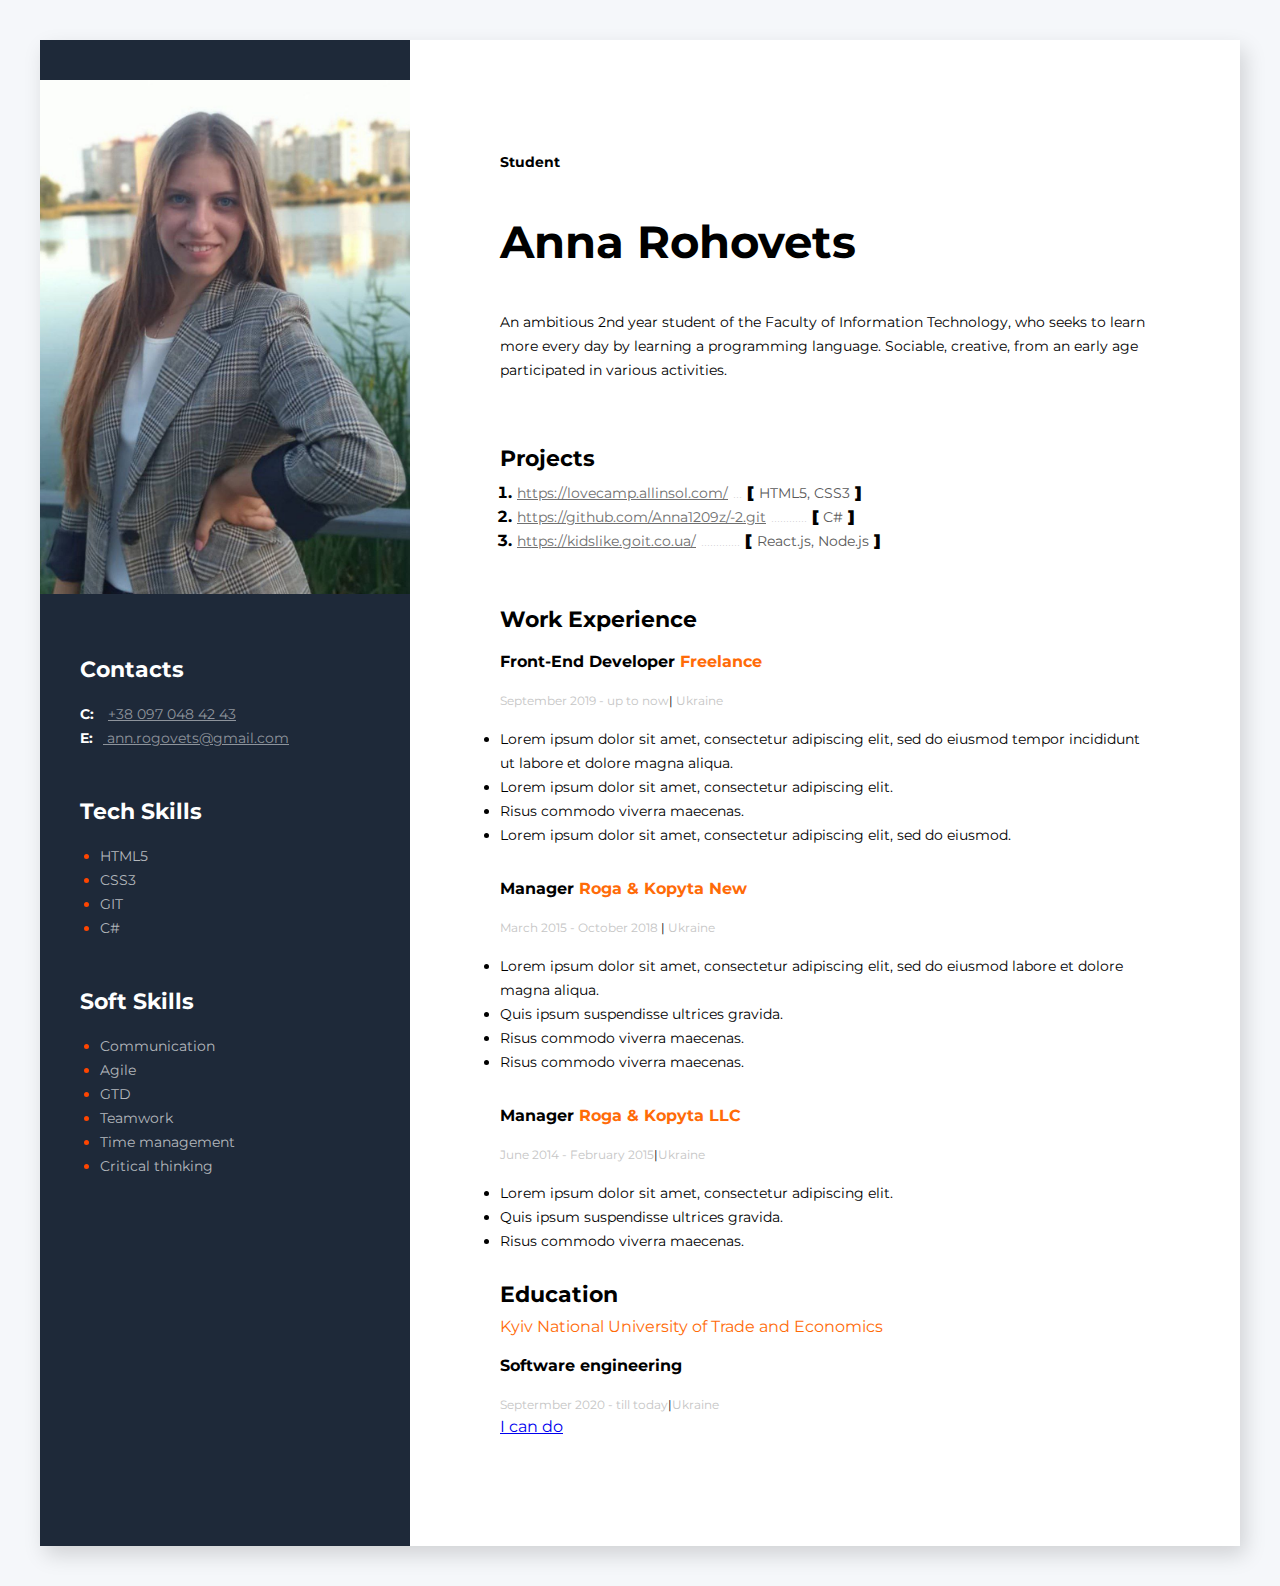
<file: index.html>
﻿<!DOCTYPE html>
<html lang="en">
<head>
    <meta charset="UTF-8">
    <meta name="viewport" content="width=device-width, initial-scale=1.0">
    <title>My resume</title>
    <link rel="stylesheet" href="./css/style.css" type="text/css">
    <link type="text/css" href="https://fonts.googleapis.com/css2?family=Montserrat:ital,wght@0,400;1,700&display=swap" rel="stylesheet">
</head>
<body>
    <!--main container-->
  <div class="wrapper">
         <aside class="sidebar">
             <img class="my-photo" src="./img/3.jpg" alt="My photo">
             <!--contacts-->
              <div class="main-container">
                  <div class="contacts-container">
                 <h3 class="contacts-title">Contacts</h3>
                 <div>
                     <span class="contact-link-type">C:</span> <a class="contact-link" href="tel:+38 097 048 42 43"> +38 097 048 42 43</a>

                 </div>
                 <div>
                     <span class="contact-link-type">E:</span><a  class="contact-link" href="mailto:ann.rogovets@gmail.com"> ann.rogovets@gmail.com</a>

                 </div>
  
                 </div>
                 <!--Tech Skills container-->
                 <div class="tech-skills-container">
                     <h3 class="tech-skill-title">Tech Skills</h3>
                     <ul>
                          <li class="tech-skill-item"> <span class="tech-skill-text">HTML5</span></li>
                          <li  class="tech-skill-item"> <span class="tech-skill-text">CSS3</span> </li>
                          <li  class="tech-skill-item"> <span class="tech-skill-text">GIT</span></li>
                          <li  class="tech-skill-item"> <span class="tech-skill-text">C#</span></li>
                          
                     </ul>
                 </div>
                 <!--Soft Skills container-->
                 <div class="soft-skills-container">
                  <h3 class="soft-skill-title">Soft Skills</h3>
                  <ul>
                      <li class="soft-skill-item"><span class="soft-skill-text">Communication</span></li>
                      <li class="soft-skill-item"> <span class="soft-skill-text">Agile</span></li>
                      <li class="soft-skill-item"><span class="soft-skill-text">GTD</span></li>
                      <li class="soft-skill-item"><span class="soft-skill-text">Teamwork</span></li>
                      <li class="soft-skill-item"><span class="soft-skill-text">Time management</span></li>
                      <li class="soft-skill-item"><span class="soft-skill-text">Critical thinking</span></li>
                  </ul>
                 </div>
                 </div>
                 </aside>
              <!--about me container-->
               <div class="about-me-container">
              <!--about me main info-->
                <div class="info-container">
                <h2 class="profession">Student</h2>
             <h1 class="name">Anna Rohovets</h1>
             <p class="description">
                 An ambitious 2nd year student of the Faculty of Information Technology, who seeks to learn more every day by learning a programming language. Sociable, creative, from an early age participated in various activities.
             </p>
                </div>
              <!--projects container-->
                 <div class="project-container">
                  <h3 class="project-title">Projects</h3>
                 <ol>
               <li class="project-item">
                <a class="project-link" href=https://lovecamp.allinsol.com/">https://lovecamp.allinsol.com/</a>
                <span class="dots">...</span>
                <span> <b>[</b> <span class="tech-name"> HTML5, CSS3</span> <b>]</b></span>
             </li>
               <li class="project-item">
                   <a class="project-link" href="https://github.com/Anna1209z/-2.git">https://github.com/Anna1209z/-2.git</a> 
               <span class="dots">............</span>
               <span><b>[</b><span class="tech-name"> С#</span> <b>]</b></span>
                </li>
                <li class="project-item">
               <a class="project-link" href=" https://kidslike.goit.co.ua/">https://kidslike.goit.co.ua/</a>
               <span class="dots">.............</span>
                <span><b>[</b> <span class="tech-name">React.js, Node.js</span> <b>]</b></span> 
                </li>
               </ol>
                 </div>
              <!--work experience-->
                 <div>
                                 <h3 class="project-title">Work Experience</h3>
                                 <!--company 1-->
                                 <div>
                                <h4 class="profession-title"> Front-End Developer <span class="profession-company"> Freelance</span> </h4>
                                <span class="profession-time"> September 2019 - up to now<span class="profession-diveder">|</span> Ukraine </span>
                                <ul class="profession-duties">
                                    <li  class="profession-d-t" >
                                        
                                    Lorem ipsum dolor sit amet, consectetur adipiscing elit, sed do eiusmod tempor incididunt ut labore et dolore magna aliqua.
                                    </li>
                                    <li class="profession-d-t">Lorem ipsum dolor sit amet, consectetur adipiscing elit. </li>
                                    <li class="profession-d-t">Risus commodo viverra maecenas. </li>
                                    <li class="profession-d-t">Lorem ipsum dolor sit amet, consectetur adipiscing elit, sed do eiusmod. </li>
                                </ul>
                                 </div>
                                 <!--company 2-->
                                 <div>
                                <h4 class="profession-title">Manager <span class="profession-company"> Roga & Kopyta New</span>   </h4>
                                <span class="profession-time"> March 2015 - October 2018 <span class="profession-diveder">|</span> Ukraine</span>
                                <ul class="profession-duties">
                                <li class="profession-d-t">
                                    Lorem ipsum dolor sit amet, consectetur adipiscing elit, sed do eiusmod labore et dolore magna aliqua. 
                                </li>
                                    <li class="profession-d-t"> Quis ipsum suspendisse ultrices gravida.</li>
                                    <li class="profession-d-t" >Risus commodo viverra maecenas. </li>
                                    <li class="profession-d-t">Risus commodo viverra maecenas. </li>
                                </ul>
                                 </div>
                                  <!--company 3-->
                                  <div>
                                <h4 class="profession-title">Manager <span class="profession-company"> Roga & Kopyta LLC</span> </h4>
                                <span class="profession-time">June 2014 - February 2015<span class="profession-diveder">|</span>Ukraine</span>
                                <ul class="profession-duties">
                                    <li class="profession-d-t">
                                        Lorem ipsum dolor sit amet, consectetur adipiscing elit. </li>
                                        <li class="profession-d-t">Quis ipsum suspendisse ultrices gravida.</li>
                                        <li class="profession-d-t">Risus commodo viverra maecenas. </li>
                                </ul>
                                  </div>
                                  </div>
                                     <!--Education container-->
                                      <div>
                                <h3 class="project-title">Education</h3>
                                <p class="profession-company">Kyiv National University of Trade and Economics</p>
                                 <p class="profession-title">Software engineering</p>
                                 <span class="profession-time">Septermber 2020 - till today<span class="profession-diveder">|</span>Ukraine</span>
                                

                </div>
                            <!--I can do-->
                             <div>
                                 <nav>
                                     <a href="Ican.html">I can do</a> 
                                 </nav>
                             </div>

                </div>
        
        
     </div>
</body>
</html>
</file>
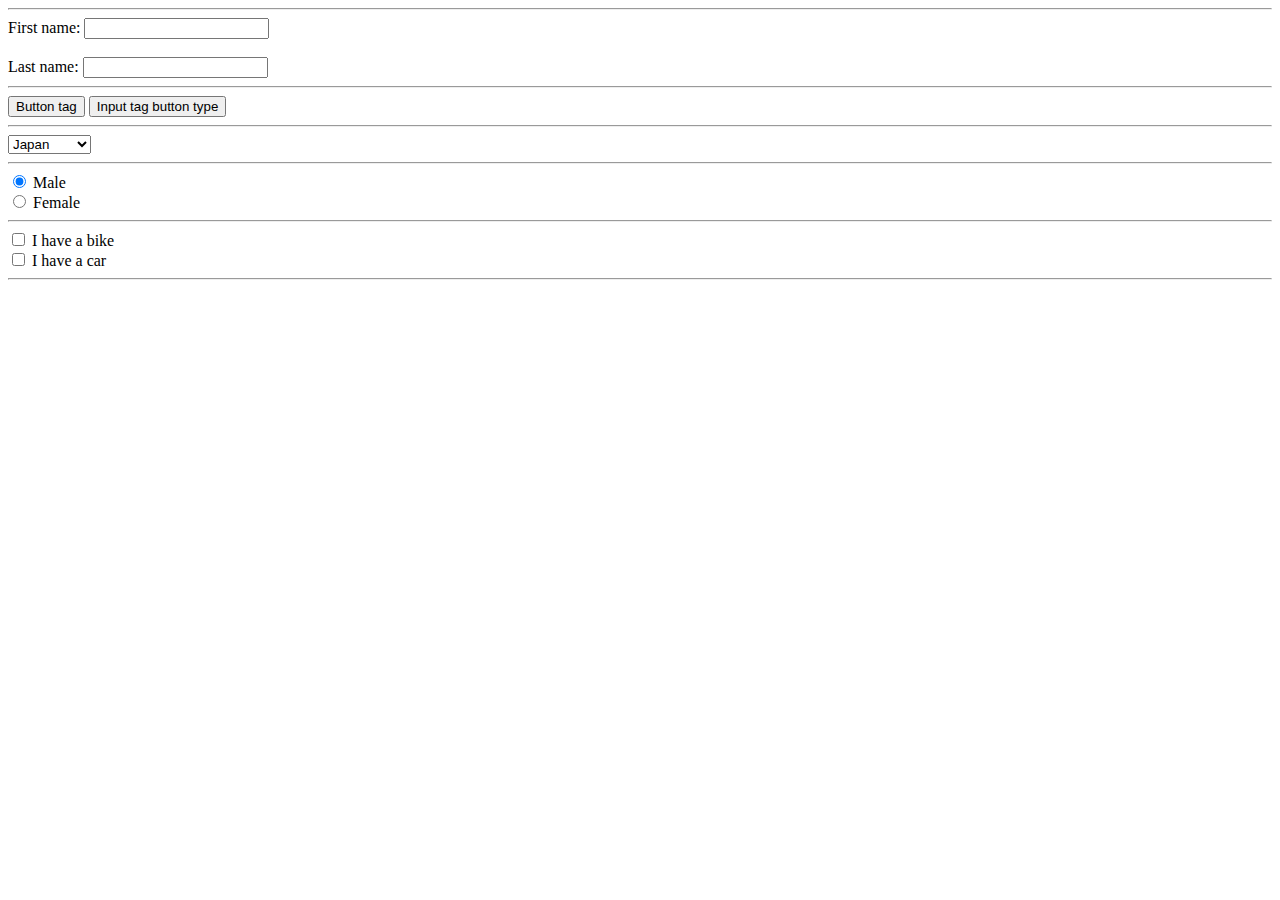
<file: form.html>
<!DOCTYPE html>
<html>
<head>
    <title>Form</title>
</head>
<body>
    <hr />
    <form action="" method="post">

        <label for="name">First name:</label>
        <input type="text" id="name" name="user_name">
        <br> 
        <br>
        <label for="mail">Last name:</label>
        <input type="text" id="mail" name="user_name2">
    </form>
    <hr />
     <form>
       <button type="submit">Button tag</button>
        <button type="submit">Input tag button type</button>
     </form>
    <hr/ >
     <form >
            <select name="menu" size="1" multiple="multiple">
                <option value="first">Japan</option>
                <option selected="selected" value="second">Japan</option>
            </select>
      </form>
    <hr />
     <form name="male_female" action="" method="post">
               
                <input type="radio" name="Sex" value="Ìóæñêîé" checked="checked" /> Male
                <br>
                <input type="radio" name="Sex" value="Æåíñêèé" /> Female
      </form>
    <hr />
    <form>
           
            <input type="checkbox" name="I have" value="I have a bike" /> I have a bike
            <br>
            <input type="checkbox" name="I have" value="I have a car" /> I have a car


     </form>
    <hr />
</body>
</html>
</file>
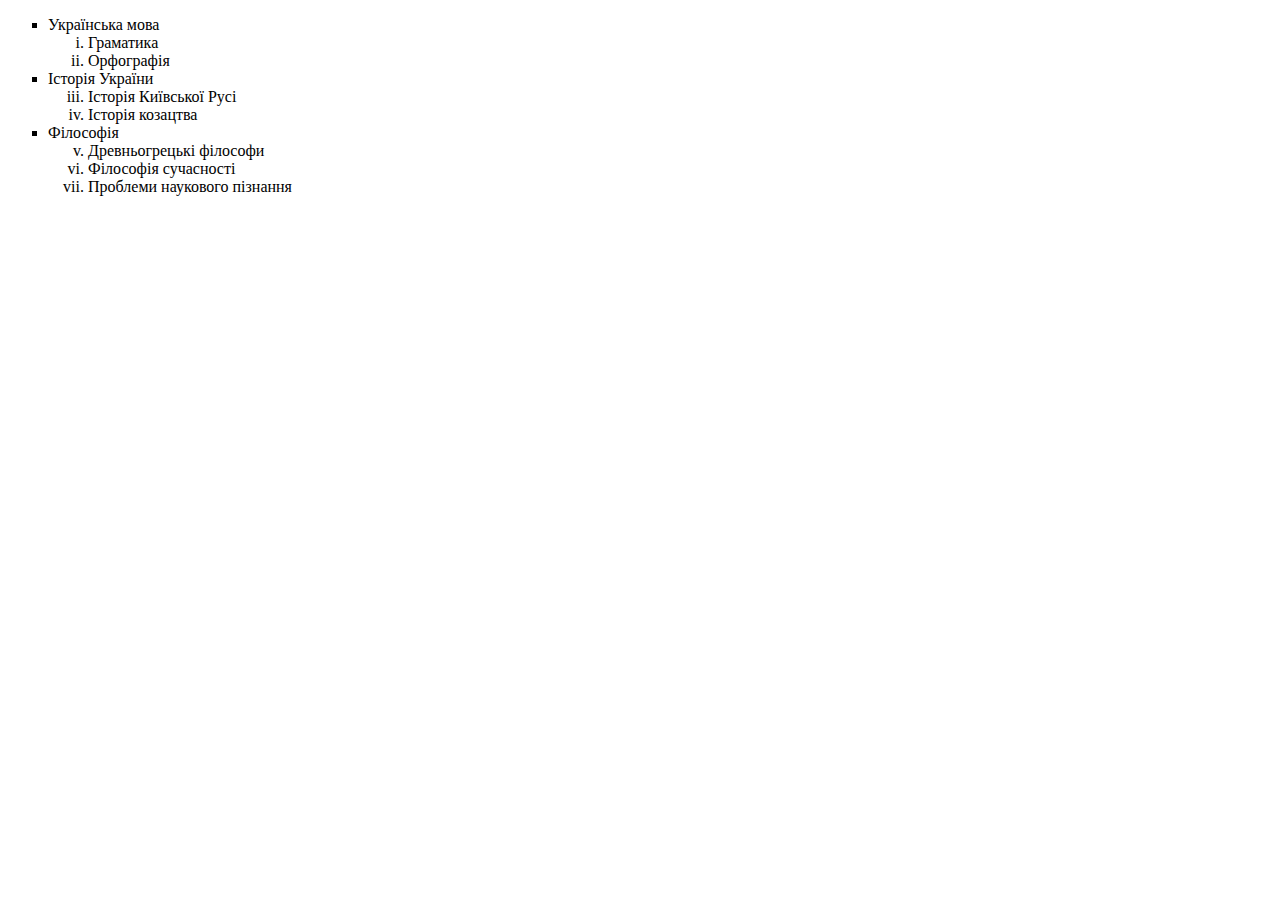
<file: list.html>
<!DOCTYPE html>
<html>
<head>
    
    <title>List</title>
</head>

<body>
   
    <ul style="list-style-type: square">
        <li>Українська мова</li>
        <ol type="i">
            <li>Граматика</li>
            <li>Орфографія</li>
        </ol>
        <li>Історія України</li>
        <ol type="i">
            <li value=" 3">Історія Київської Русі</li>
            <li>Історія козацтва</li>
        </ol>
        <li> Філософія</li>
        <ol type="i">
            <li value=" 5">Древньогрецькі філософи</li>
            <li>Філософія сучасності</li>
            <li>Проблеми наукового пізнання </li>
        </ol>
    </ul>
</body>
</html>
</file>
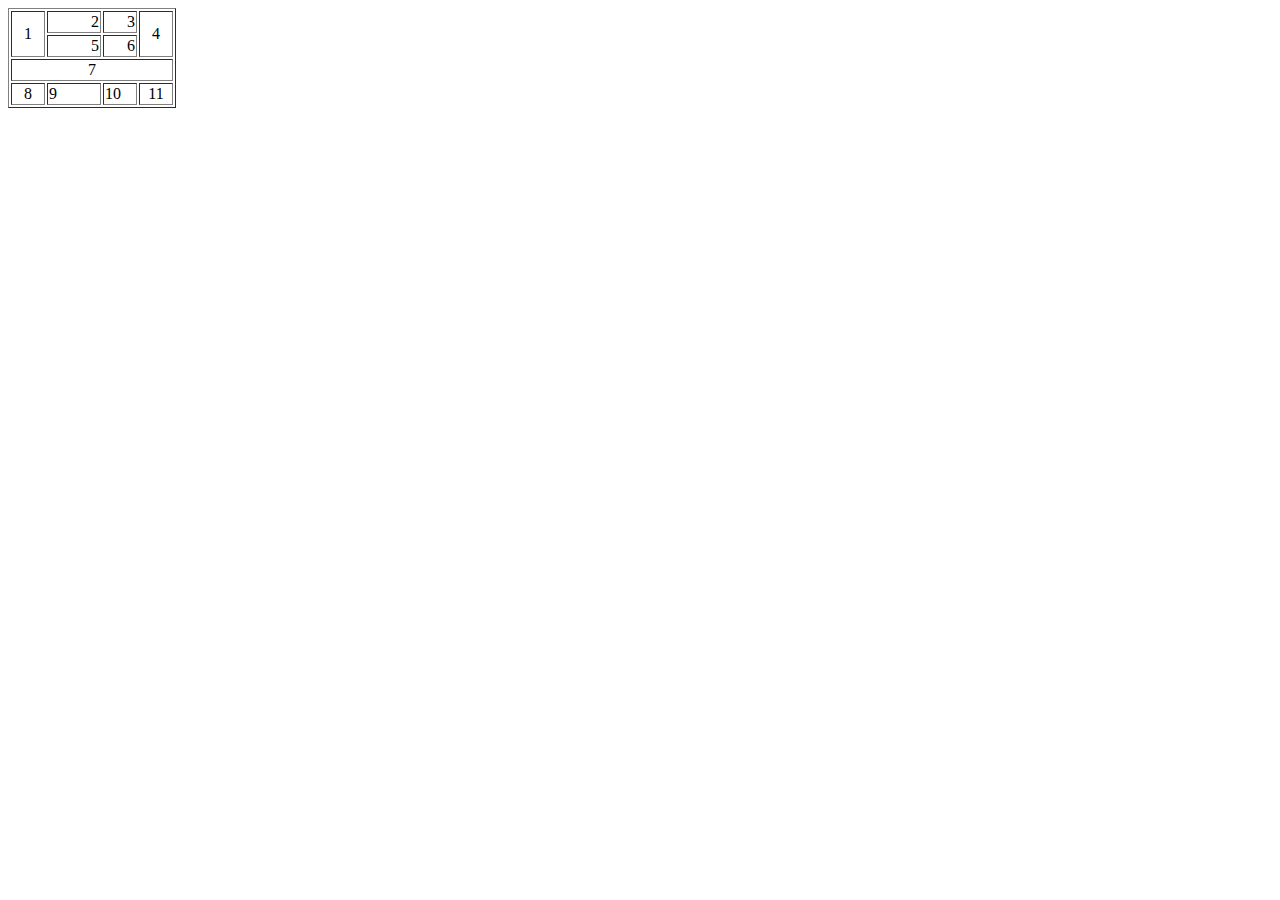
<file: table.html>
<!DOCTYPE html>
<html>
<head>
    <title>T������</title>
</head>
<body>
    <table border="1" >
        <tr>
            <td rowspan="2" width="30" align="center" >1</td>
            <td width="50"  align="right">2</td>
            <td width="30" align="right">3</td>
            <td rowspan="2" width="30"  align="center">4</td>

        </tr>
        <tr >
            
            <td align="right">5</td>
            <td align="right">6</td>
           
        </tr>
        <tr >
            <td colspan="4" align="center">7</td>
            
            

        </tr>
        <tr>
            <td align="center">8</td>
            <td>9</td>
            <td>10</td>
            <td align="center">11</td>
        </tr>
    </table>
</body>
</html>
</file>
<file: css/style.css>
*{
    padding: 0;
    margin: 0;
    box-sizing: border-box;
}
body{
    background-color: #f5f7fa;
    padding: 20px;
    font-family: 'Montserrat', sans-serif;
    padding-left: 20px;
    padding-right: 20px;
    padding-bottom: 40px ;
    padding-top: 40px;
}
.wrapper{
    background-color: #fff;
    display: flex;
    max-width: 1200px;
    margin: 0 auto;
    box-shadow: 5px 9px 20px rgba(0, 0, 0, 0.15);
}
.sidebar{
    background-color: #1e2939; 
    width: 370px;
    padding-top: 40px;
    padding-bottom: 40px;
}
.my-photo{
    width: 370px;
}
.about-me-container{
    padding-left: 90px ;
    padding-right: 90px ;
    padding-top: 110px ;
    padding-bottom: 110px ;
}
.contacts-container{
    margin-top: 60px;
    margin-left: 40px;
    margin-right: 40px ; 
}
.contacts-title{
    color: #fff;
    font-size: 22px;
    font-weight: 700;
    line-height: 24px;
    margin-bottom: 20px;
}
.contact-link{
    font-size: 14px;
    font-weight: 400;
    line-height: 24px;
    color:#8e949c;
}
.contact-link-type{
    font-size: 14px;
    font-weight: 700;
    line-height: 24px;
    color: #fff;
    margin-right: 10px;
 }
.tech-skill-title{
    font-size: 22px;
    font-weight: 700;
    line-height: 24px;
    margin-bottom: 20px;
    color: #fff;
}
.tech-skills-container{
   margin-left: 40px ;
   margin-right: 48px;
   margin-top:50px ;
}
.tech-skill-item{
    color:orangered;
    font-family: Montserrat;
    font-size: 14px;
    font-weight: 400;
    line-height: 24px;
    margin-left: 20px;
}
.tech-skill-text{
    color:#b4b8bd;
}
.soft-skills-container{
    margin-left: 40px ;
   margin-right: 48px;
   margin-top:50px ;
   margin-bottom: 40px;
}
.soft-skill-title{
    font-size: 22px;
    font-weight: 700;
    line-height: 24px;
    margin-bottom: 20px;
    color: #fff;
}
.soft-skill-item{
    color:orangered;
    font-family: Montserrat;
    font-size: 14px;
    font-weight: 400;
    line-height: 24px;
    margin-left: 20px;
}
.soft-skill-text{
    color:#b4b8bd;
}
.profession{
    font-size: 14px;
    font-weight: 700;
    line-height: 24px;
    margin-bottom: 23px;
}
.name{
    font-size: 45px;
    font-weight: 700;
    line-height: 89px;
}
.description{
    font-size: 14px;
    font-weight: 400;
    line-height: 24px;
    margin-top: 24px;
}
.info-container{
    margin-bottom: 65px;
}
.project-title{
    font-weight: 700;
    font-size: 22px;
    line-height: 24px;
    margin-bottom: 10px;
}
.project-link{
    color: #6f6f6f;
    font-weight: 400;
    font-size: 14px;
    line-height: 24px;
}
.tech-name{
    font-size: 14px;
    font-weight: 400;
    line-height: 24px;
    color: #595959;
}
.dots{
    color:#bebebe;
    font-weight: 100;
}
.project-item{
    font-weight: 700;
    margin-left: 17px;
}
.project-container{
    margin-bottom: 55px;
}
.profession-title{
    font-size: 16px;
    font-weight: 700;
    line-height: 24px;
    margin-top: 18px;
    margin-bottom: 15px;
}
.profession-company{
    color: #ff6b08;
}
.profession-time{
    color: #c5c5c5;
    font-size: 12px;
font-weight: 400;
line-height: 24px;
}
.profession-diveder{
    color: #000;
}
.profession-duties{
    margin-top: 14px;
    margin-bottom: 30px;
}
.profession-d-t{
    font-size: 14px;
    font-weight: 400;
    line-height: 24px;
}
</file>
